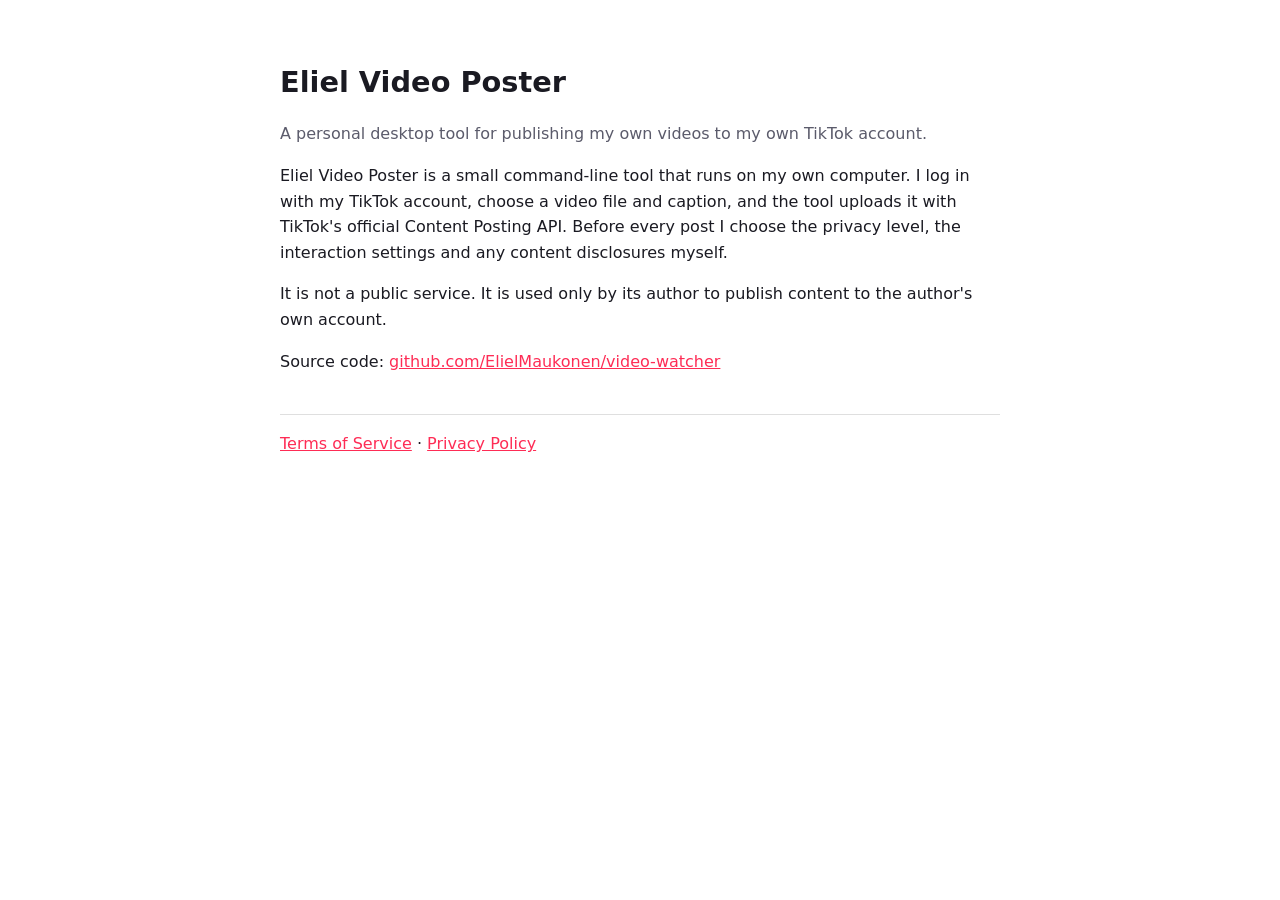
<file: docs/index.html>
<!doctype html>
<html lang="en"><head><meta charset="utf-8"><meta name="viewport" content="width=device-width,initial-scale=1">
<title>Eliel Video Poster</title><link rel="stylesheet" href="style.css"></head>
<body><main>
<h1>Eliel Video Poster</h1>
<p class="muted">A personal desktop tool for publishing my own videos to my own TikTok account.</p>
<p>Eliel Video Poster is a small command-line tool that runs on my own computer. I log in with my TikTok
account, choose a video file and caption, and the tool uploads it with TikTok's official Content Posting API.
Before every post I choose the privacy level, the interaction settings and any content disclosures
myself.</p>
<p>It is not a public service. It is used only by its author to publish content to the author's own account.</p>
<p>Source code: <a href="https://github.com/ElielMaukonen/video-watcher">github.com/ElielMaukonen/video-watcher</a></p>
<nav><a href="terms.html">Terms of Service</a> · <a href="privacy.html">Privacy Policy</a></nav>
</main></body></html>
</file>
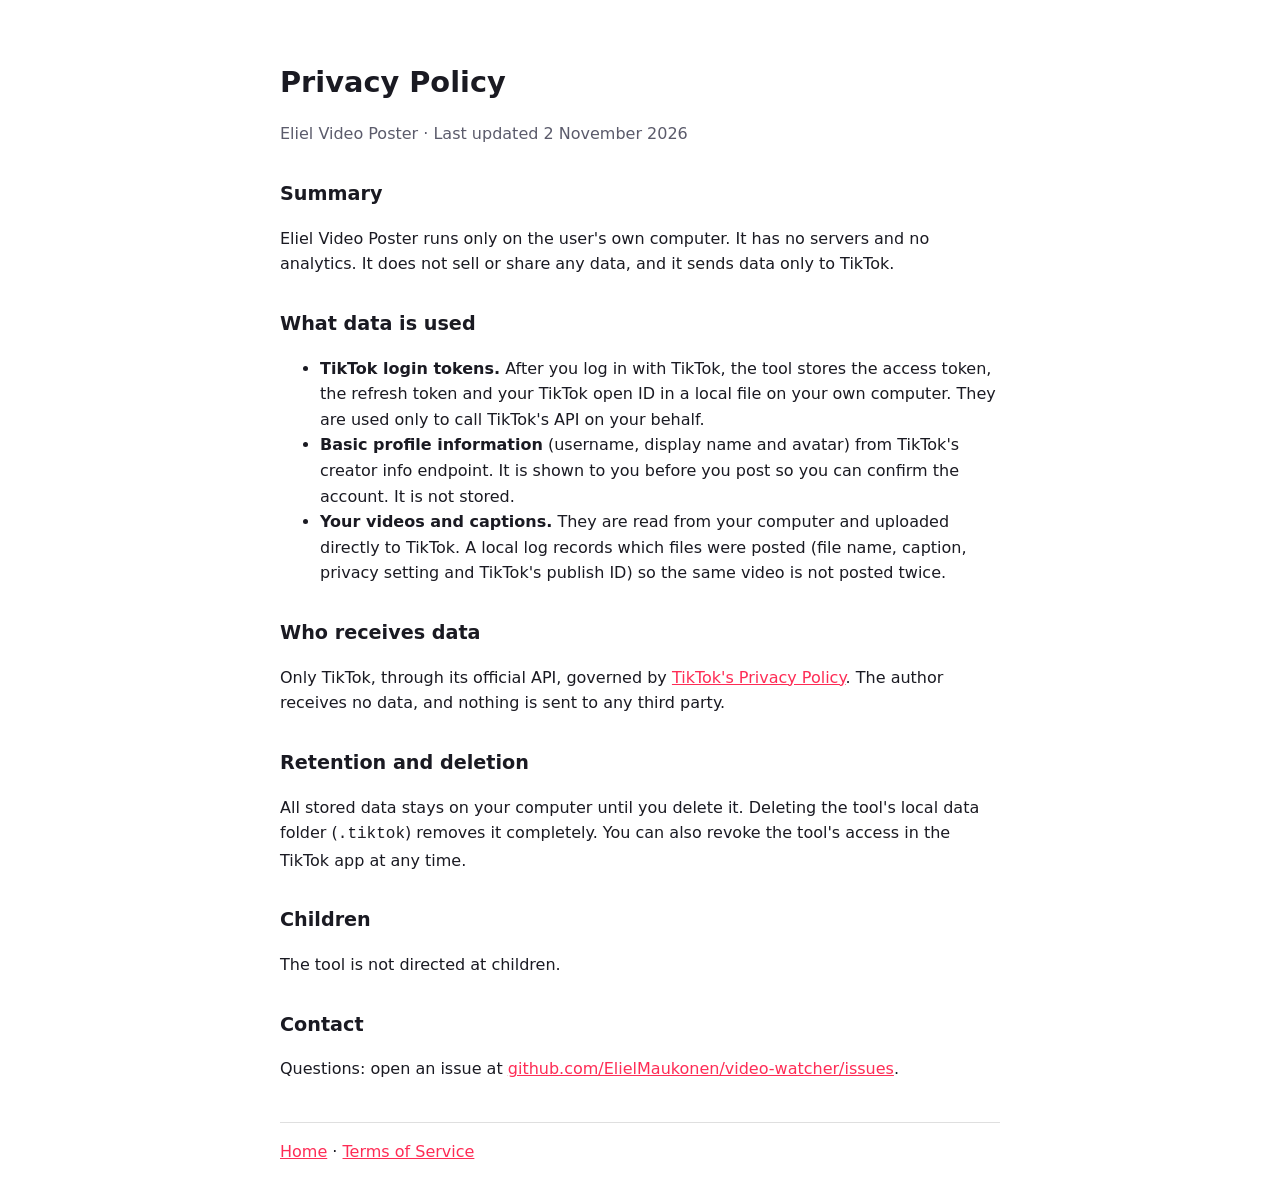
<file: docs/privacy.html>
<!doctype html>
<html lang="en"><head><meta charset="utf-8"><meta name="viewport" content="width=device-width,initial-scale=1">
<title>Privacy Policy</title><link rel="stylesheet" href="style.css"></head>
<body><main>
<h1>Privacy Policy</h1>
<p class="muted">Eliel Video Poster · Last updated 2 November 2026</p>
<h2>Summary</h2>
<p>Eliel Video Poster runs only on the user's own computer. It has no servers and no analytics. It does not sell or
share any data, and it sends data only to TikTok.</p>
<h2>What data is used</h2>
<ul>
<li><strong>TikTok login tokens.</strong> After you log in with TikTok, the tool stores the access token, the refresh token
and your TikTok open ID in a local file on your own computer. They are used only to call TikTok's API on your
behalf.</li>
<li><strong>Basic profile information</strong> (username, display name and avatar) from TikTok's creator info endpoint. It is
shown to you before you post so you can confirm the account. It is not stored.</li>
<li><strong>Your videos and captions.</strong> They are read from your computer and uploaded directly to TikTok. A local log
records which files were posted (file name, caption, privacy setting and TikTok's publish ID) so the same video is
not posted twice.</li>
</ul>
<h2>Who receives data</h2>
<p>Only TikTok, through its official API, governed by
<a href="https://www.tiktok.com/legal/privacy-policy">TikTok's Privacy Policy</a>. The author receives no data, and
nothing is sent to any third party.</p>
<h2>Retention and deletion</h2>
<p>All stored data stays on your computer until you delete it. Deleting the tool's local data folder (<code>.tiktok</code>)
removes it completely. You can also revoke the tool's access in the TikTok app at any time.</p>
<h2>Children</h2>
<p>The tool is not directed at children.</p>
<h2>Contact</h2>
<p>Questions: open an issue at <a href="https://github.com/ElielMaukonen/video-watcher/issues">github.com/ElielMaukonen/video-watcher/issues</a>.</p>
<nav><a href="index.html">Home</a> · <a href="terms.html">Terms of Service</a></nav>
</main></body></html>
</file>
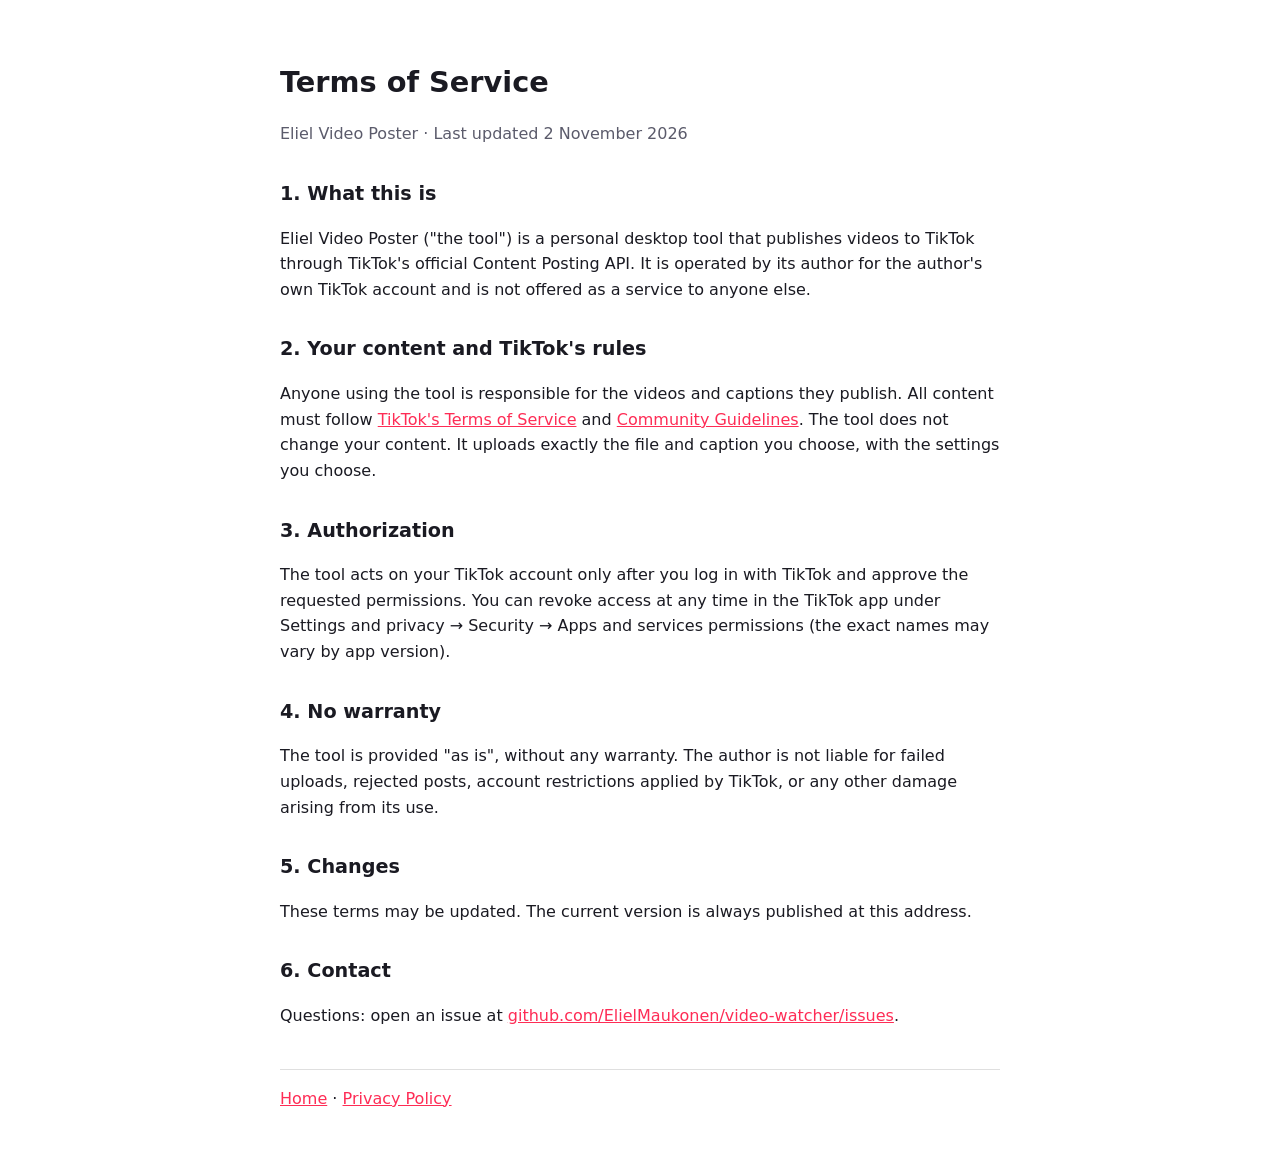
<file: docs/terms.html>
<!doctype html>
<html lang="en"><head><meta charset="utf-8"><meta name="viewport" content="width=device-width,initial-scale=1">
<title>Terms of Service</title><link rel="stylesheet" href="style.css"></head>
<body><main>
<h1>Terms of Service</h1>
<p class="muted">Eliel Video Poster · Last updated 2 November 2026</p>
<h2>1. What this is</h2>
<p>Eliel Video Poster ("the tool") is a personal desktop tool that publishes videos to TikTok through
TikTok's official Content Posting API. It is operated by its author for the author's own TikTok account and is not
offered as a service to anyone else.</p>
<h2>2. Your content and TikTok's rules</h2>
<p>Anyone using the tool is responsible for the videos and captions they publish. All content must follow
<a href="https://www.tiktok.com/legal/terms-of-service">TikTok's Terms of Service</a> and
<a href="https://www.tiktok.com/community-guidelines">Community Guidelines</a>. The tool does not change your
content. It uploads exactly the file and caption you choose, with the settings you choose.</p>
<h2>3. Authorization</h2>
<p>The tool acts on your TikTok account only after you log in with TikTok and approve the requested permissions.
You can revoke access at any time in the TikTok app under Settings and privacy → Security → Apps and services
permissions (the exact names may vary by app version).</p>
<h2>4. No warranty</h2>
<p>The tool is provided "as is", without any warranty. The author is not liable for failed uploads, rejected posts,
account restrictions applied by TikTok, or any other damage arising from its use.</p>
<h2>5. Changes</h2>
<p>These terms may be updated. The current version is always published at this address.</p>
<h2>6. Contact</h2>
<p>Questions: open an issue at <a href="https://github.com/ElielMaukonen/video-watcher/issues">github.com/ElielMaukonen/video-watcher/issues</a>.</p>
<nav><a href="index.html">Home</a> · <a href="privacy.html">Privacy Policy</a></nav>
</main></body></html>
</file>
<file: docs/style.css>
:root{--bg:#fff;--fg:#1a1a22;--muted:#5b5b6b;--accent:#fe2c55}
@media (prefers-color-scheme:dark){:root{--bg:#121218;--fg:#ececf2;--muted:#a0a0b0}}
body{background:var(--bg);color:var(--fg);font:16px/1.6 system-ui,-apple-system,Segoe UI,sans-serif;margin:0}
main{max-width:720px;margin:0 auto;padding:40px 16px}
h1{font-size:1.8rem;margin-bottom:.2rem}h2{font-size:1.2rem;margin-top:2rem}
.muted{color:var(--muted)}a{color:var(--accent)}
nav{margin-top:2.5rem;border-top:1px solid #8884;padding-top:1rem}
</file>
